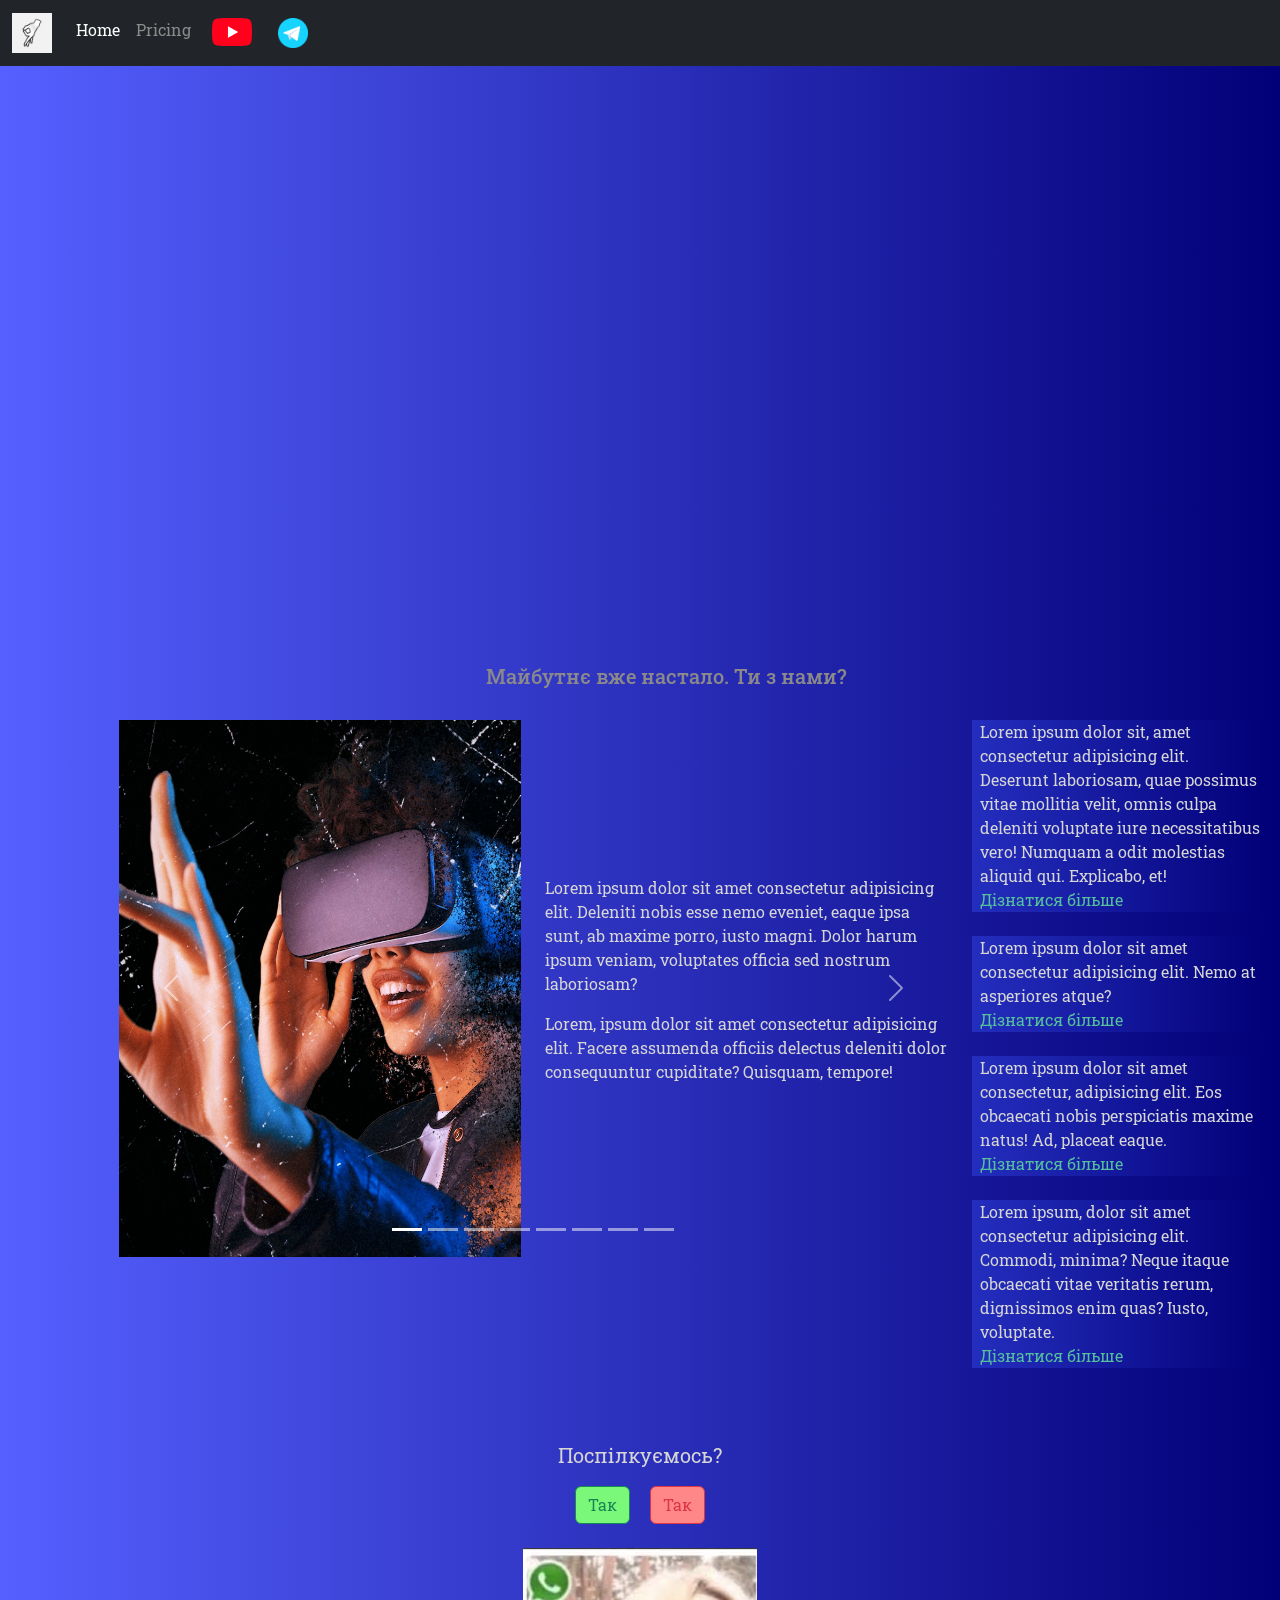
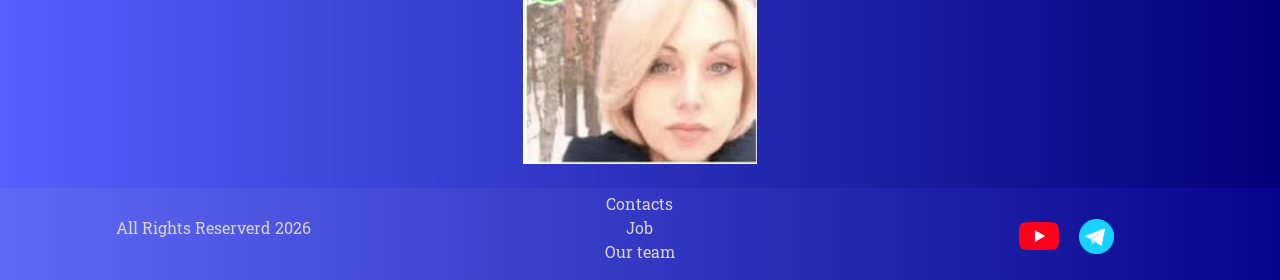
<file: index.html>
<!DOCTYPE html>
<html lang="en">

<head>
    <meta charset="UTF-8">
    <meta name="viewport" content="width=device-width, initial-scale=1.0">
    <link href="https://cdn.jsdelivr.net/npm/bootstrap@5.3.8/dist/css/bootstrap.min.css" rel="stylesheet"
        integrity="sha384-sRIl4kxILFvY47J16cr9ZwB07vP4J8+LH7qKQnuqkuIAvNWLzeN8tE5YBujZqJLB" crossorigin="anonymous">
    <link rel="stylesheet" href="source/styles/my-styles.css">
    <link rel="stylesheet" href="source/styles/video.css">
    <!-- <link rel="stylesheet" href="https://fonts.googleapis.com/css?family=Roboto Slab"> -->

    <title>ги</title>
    <link rel="apple-touch-icon" sizes="180x180" href="source/files/favicon_io">
    <link rel="icon" type="image/png" sizes="32x32" href="source/files/favicon_io/favicon-32x32.png">
    <link rel="icon" type="image/png" sizes="16x16" href="source/files/favicon_io/favicon-16x16.png">
    <link rel="manifest" href="source/files/favicon_io/site.webmanifest">
</head>

<body>

    <header>
        <nav class="navbar navbar-expand-lg bg-dark">
            <div class="container-fluid">
                <a class="navbar-brand" href="/"> <img src="source/files/ги.jpg" alt="logo"> </a>
                <button class="navbar-toggler" type="button" data-bs-toggle="collapse" data-bs-target="#navbarNav"
                    aria-controls="navbarNav" aria-expanded="false" aria-label="Toggle navigation">
                    <span class="navbar-toggler-icon"></span>
                </button>
                <div class="collapse navbar-collapse" id="navbarNav">
                    <ul class="navbar-nav">
                        <li class="nav-item">
                            <a class="nav-link active" aria-current="page" href="/">Home</a>
                        </li>
                        <li class="nav-item">
                            <a class="nav-link" href="pricing.html">Pricing</a>
                        </li>
                        <li class="nav-item">
                            <a class="nav-link" href="#"><img style="width: 40px; margin-inline: 5px;" src="source/images/yt.png" alt="youtube"></a>
                        </li>
                        <li class="nav-item">
                            <a class="nav-link" href="#"><img style="width: 30px; margin-inline: 5px;" src="source/images/tg.png" alt="telegram"></a>
                        </li>
                    </ul>
                </div>
            </div>
        </nav>
    </header>

<!-- video/mp4 -->
    <section>
        <div class="container-fluid video-card">
            <video class="w-100" src="source/files/vidos.mp4" type="video/mp4" autoplay muted></video>
            <div class="video-decoration">
                <h5>Майбутнє вже настало. Ти з нами?</h5>
            </div>
        </div>

        <div class="container-fluid mt-4">
            <div class="row">

                <div class="col-lg-1">
                </div>

                <div class="col-lg-8 col-md-12">
                    <div class="row">
                        <div id="carouselExampleIndicators" class="carousel slide">
                            <div class="carousel-indicators">
                                <button type="button" data-bs-target="#carouselExampleIndicators" data-bs-slide-to="0" class="active" aria-current="true" aria-label="Slide 1"></button>
                                <button type="button" data-bs-target="#carouselExampleIndicators" data-bs-slide-to="1" aria-label="Slide 2"></button>
                                <button type="button" data-bs-target="#carouselExampleIndicators" data-bs-slide-to="2" aria-label="Slide 3"></button>
                                <button type="button" data-bs-target="#carouselExampleIndicators" data-bs-slide-to="3" aria-label="Slide 4"></button>
                                <button type="button" data-bs-target="#carouselExampleIndicators" data-bs-slide-to="4" aria-label="Slide 5"></button>
                                <button type="button" data-bs-target="#carouselExampleIndicators" data-bs-slide-to="5" aria-label="Slide 6"></button>
                                <button type="button" data-bs-target="#carouselExampleIndicators" data-bs-slide-to="6" aria-label="Slide 7"></button>
                                <button type="button" data-bs-target="#carouselExampleIndicators" data-bs-slide-to="7" aria-label="Slide 8"></button>
                            </div>
                            
                            <div class="carousel-inner">
                                <div class="carousel-item active">
                                    <div class="row">
                                        <div class="col-lg-6 col-md-6">
                                            <img src="source/images/vr.png" class="d-block w-100" alt="vr">
                                        </div>
                                        <div class="col-lg-6 col-md-6 description">
                                            <p>Lorem ipsum dolor sit amet consectetur adipisicing elit. Deleniti nobis esse nemo eveniet, eaque ipsa sunt, ab maxime porro, iusto magni. Dolor harum ipsum veniam, voluptates officia sed nostrum laboriosam?</p>
                                            <p>Lorem, ipsum dolor sit amet consectetur adipisicing elit. Facere assumenda officiis delectus deleniti dolor consequuntur cupiditate? Quisquam, tempore!</p>
                                        </div>
                                    </div>
                                </div>
                                <div class="carousel-item">
                                    <div class="row">
                                        <div class="col-lg-6 col-md-6">
                                            <img src="source/images/gaming pc.png" class="d-block w-100" alt="pc">
                                        </div>
                                        <div class="col-lg-6 col-md-6 description">
                                            <p>Lorem ipsum dolor sit amet consectetur adipisicing elit. Deleniti nobis esse nemo eveniet, eaque ipsa sunt, ab maxime porro, iusto magni. Dolor harum ipsum veniam, voluptates officia sed nostrum laboriosam?</p>
                                            <p>Lorem, ipsum dolor sit amet consectetur adipisicing elit. Facere assumenda officiis delectus deleniti dolor consequuntur cupiditate? Quisquam, tempore!</p>
                                        </div>
                                    </div>
                                </div>
                                <div class="carousel-item">
                                    <div class="row">
                                        <div class="col-lg-6 col-md-6">
                                            <img src="source/images/laptop.png" class="d-block w-100" alt="laptop">
                                        </div>
                                        <div class="col-lg-6 col-md-6 description">
                                            <p>Lorem ipsum dolor sit amet consectetur adipisicing elit. Deleniti nobis esse nemo eveniet, eaque ipsa sunt, ab maxime porro, iusto magni. Dolor harum ipsum veniam, voluptates officia sed nostrum laboriosam?</p>
                                            <p>Lorem, ipsum dolor sit amet consectetur adipisicing elit. Facere assumenda officiis delectus deleniti dolor consequuntur cupiditate? Quisquam, tempore!</p>
                                        </div>
                                    </div>
                                </div>
                                <div class="carousel-item">
                                    <div class="row">
                                        <div class="col-lg-6 col-md-6">
                                            <img src="source/images/controller.png" class="d-block w-100" alt="controller">
                                        </div>
                                        <div class="col-lg-6 col-md-6 description">
                                            <p>Lorem ipsum dolor sit amet consectetur adipisicing elit. Deleniti nobis esse nemo eveniet, eaque ipsa sunt, ab maxime porro, iusto magni. Dolor harum ipsum veniam, voluptates officia sed nostrum laboriosam?</p>
                                            <p>Lorem, ipsum dolor sit amet consectetur adipisicing elit. Facere assumenda officiis delectus deleniti dolor consequuntur cupiditate? Quisquam, tempore!</p>
                                        </div>
                                    </div>
                                </div>
                                <div class="carousel-item">
                                    <div class="row">
                                        <div class="col-lg-6 col-md-6">
                                            <img src="source/images/acc.png" class="d-block w-100" alt="accesories">
                                        </div>
                                        <div class="col-lg-6 col-md-6 description">
                                            <p>Lorem ipsum dolor sit amet consectetur adipisicing elit. Deleniti nobis esse nemo eveniet, eaque ipsa sunt, ab maxime porro, iusto magni. Dolor harum ipsum veniam, voluptates officia sed nostrum laboriosam?</p>
                                            <p>Lorem, ipsum dolor sit amet consectetur adipisicing elit. Facere assumenda officiis delectus deleniti dolor consequuntur cupiditate? Quisquam, tempore!</p>
                                        </div>
                                    </div>
                                </div>
                                <div class="carousel-item">
                                    <div class="row">
                                        <div class="col-lg-6 col-md-6">
                                            <img src="source/images/gpu.png" class="d-block w-100" alt="gpu">
                                        </div>
                                        <div class="col-lg-6 col-md-6 description">
                                            <p>Lorem ipsum dolor sit amet consectetur adipisicing elit. Deleniti nobis esse nemo eveniet, eaque ipsa sunt, ab maxime porro, iusto magni. Dolor harum ipsum veniam, voluptates officia sed nostrum laboriosam?</p>
                                            <p>Lorem, ipsum dolor sit amet consectetur adipisicing elit. Facere assumenda officiis delectus deleniti dolor consequuntur cupiditate? Quisquam, tempore!</p>
                                        </div>
                                    </div>
                                </div>
                                <div class="carousel-item">
                                    <div class="row">
                                        <div class="col-lg-6 col-md-6">
                                            <img src="source/images/cpu.png" class="d-block w-100" alt="cpu">
                                        </div>
                                        <div class="col-lg-6 col-md-6 description">
                                            <p>Lorem ipsum dolor sit amet consectetur adipisicing elit. Deleniti nobis esse nemo eveniet, eaque ipsa sunt, ab maxime porro, iusto magni. Dolor harum ipsum veniam, voluptates officia sed nostrum laboriosam?</p>
                                            <p>Lorem, ipsum dolor sit amet consectetur adipisicing elit. Facere assumenda officiis delectus deleniti dolor consequuntur cupiditate? Quisquam, tempore!</p>
                                        </div>
                                    </div>
                                </div>
                                <div class="carousel-item">
                                    <div class="row">
                                        <div class="col-lg-6 col-md-6">
                                            <img src="source/images/other.png" class="d-block w-100" alt="other">
                                        </div>
                                        <div class="col-lg-6 col-md-6 description">
                                            <p>Lorem ipsum dolor sit amet consectetur adipisicing elit. Deleniti nobis esse nemo eveniet, eaque ipsa sunt, ab maxime porro, iusto magni. Dolor harum ipsum veniam, voluptates officia sed nostrum laboriosam?</p>
                                            <p>Lorem, ipsum dolor sit amet consectetur adipisicing elit. Facere assumenda officiis delectus deleniti dolor consequuntur cupiditate? Quisquam, tempore!</p>
                                        </div>
                                    </div>
                                </div>
                            </div>

                            <button class="carousel-control-prev" type="button"
                                data-bs-target="#carouselExampleIndicators" data-bs-slide="prev">
                                <span class="carousel-control-prev-icon" aria-hidden="true"></span>
                                <span class="visually-hidden">Previous</span>
                            </button>
                            <button class="carousel-control-next" type="button"
                                data-bs-target="#carouselExampleIndicators" data-bs-slide="next">
                                <span class="carousel-control-next-icon" aria-hidden="true"></span>
                                <span class="visually-hidden">Next</span>
                            </button>
                        </div>
                    </div>
                </div>

                <div class="col-lg-3 col-md-12 info-section">
                    <div class="mb-4 px-2">
                        <p>Lorem ipsum dolor sit, amet consectetur adipisicing elit. Deserunt laboriosam, quae possimus vitae mollitia velit,
                            omnis culpa deleniti voluptate iure necessitatibus vero! Numquam a odit molestias aliquid qui. Explicabo, et!
                            <br><a href="#">Дізнатися більше</a></p>
                    </div>
                    <div class="mb-4 px-2">
                        <p>Lorem ipsum dolor sit amet consectetur adipisicing elit. Nemo at asperiores atque?
                            <br><a href="#">Дізнатися більше</a></p>
                    </div>
                    <div class="mb-4 px-2">
                        <p>Lorem ipsum dolor sit amet consectetur, adipisicing elit. Eos obcaecati nobis perspiciatis
                            maxime natus! Ad, placeat eaque.
                            <br><a href="#">Дізнатися більше</a></p>
                    </div>
                    <div class="mb-4 px-2">
                        <p>Lorem ipsum, dolor sit amet consectetur adipisicing elit. Commodi, minima? Neque itaque
                            obcaecati vitae veritatis rerum, dignissimos enim quas? Iusto, voluptate.
                            <br><a href="#">Дізнатися більше</a></p>
                    </div>
                </div>

                <div class="container-fluid lover-section">
                    <div class="text-center mt-5">
                        <p>Поспілкуємось?</p>
                        <div class="yes-no-btn mb-4">
                            <button type="button" class="btn btn-outline-success mx-2">Так</button>
                            <button type="button" class="btn btn-outline-danger mx-2">Так</button>
                        </div>
                        <a href="#"><img class="call" src="source/files/images – копія.jpeg" alt="..."></a>
                    </div>
                </div>
            </div>

        </div>

    </section>



    <footer>
        <div class="container-fluid mt-4 pt-1">
            <div class="row">
                <div class="col-lg-4 col-md-12 footer-text text-center">
                    <p>All Rights Reserverd 2026</p>
                </div>
    
                <div class="col-lg-4 col-md-12 footer-text text-center">
                    <p>Contacts <br> Job <br> Our team</p>
                </div>
    
                <div class="col-lg-4 col-md-12 footer-media">
                    <a href=#> <img style="width: 40px; margin-inline: 10px;" src="source/images/yt.png" alt="youtube"></a>
                    <a href=#> <img style="width: 35px; margin-inline: 10px;" src="source/images/tg.png" alt="telegram"></a>
                </div>
            </div>
        </div>
    </footer>


    <script src="https://cdn.jsdelivr.net/npm/bootstrap@5.3.8/dist/js/bootstrap.bundle.min.js"
        integrity="sha384-FKyoEForCGlyvwx9Hj09JcYn3nv7wiPVlz7YYwJrWVcXK/BmnVDxM+D2scQbITxI"
        crossorigin="anonymous"></script>
</body>

</html>
</file>
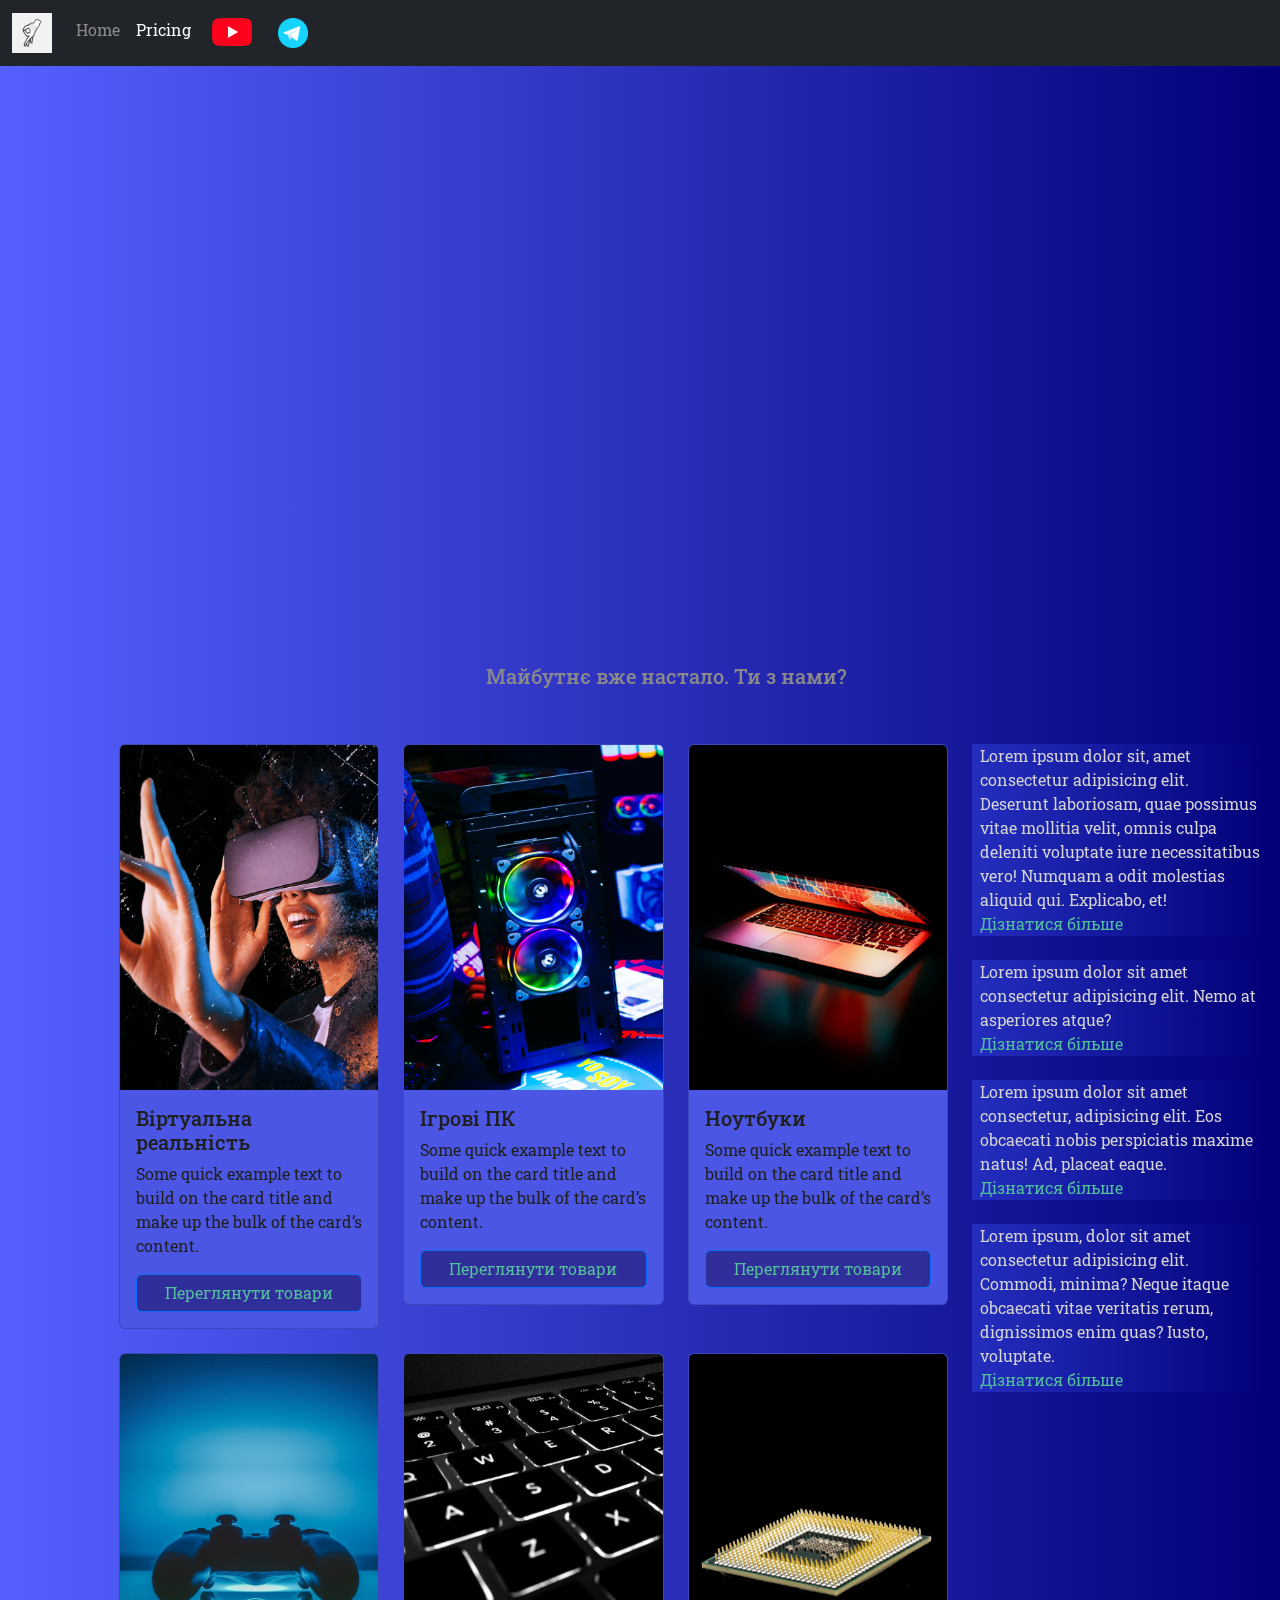
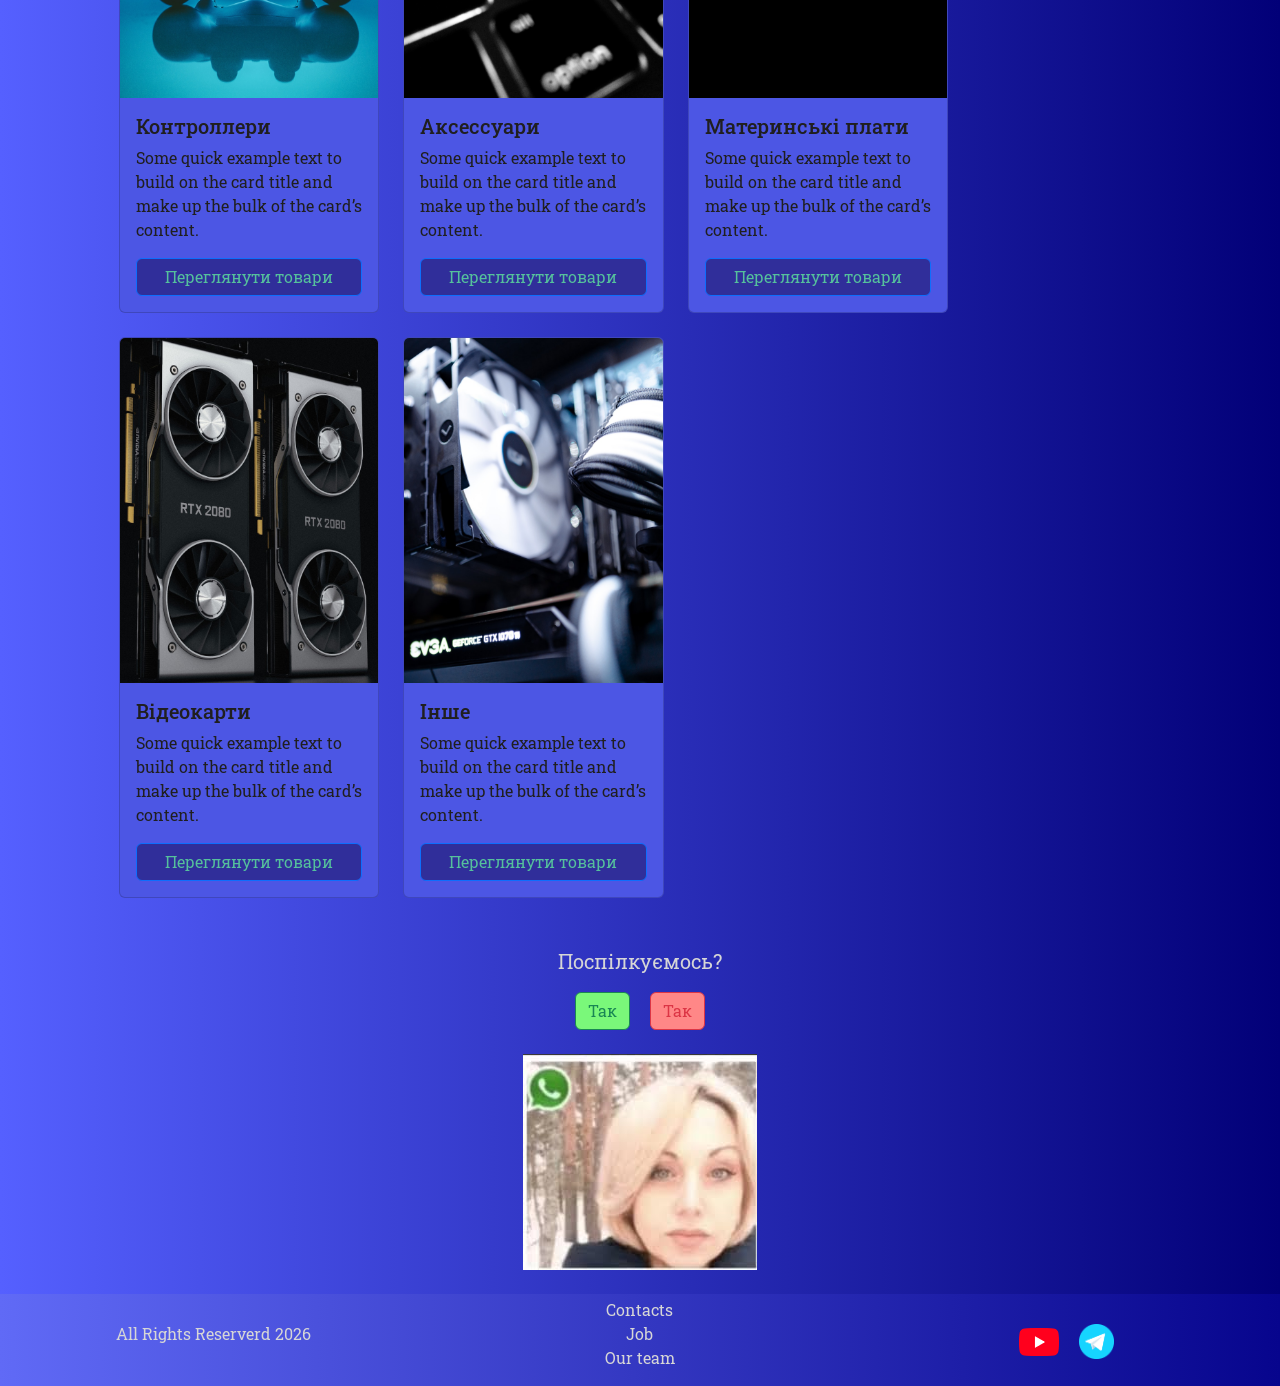
<file: pricing.html>
<!DOCTYPE html>
<html lang="en">

<head>
    <meta charset="UTF-8">
    <meta name="viewport" content="width=device-width, initial-scale=1.0">
    <link href="https://cdn.jsdelivr.net/npm/bootstrap@5.3.8/dist/css/bootstrap.min.css" rel="stylesheet" 
        integrity="sha384-sRIl4kxILFvY47J16cr9ZwB07vP4J8+LH7qKQnuqkuIAvNWLzeN8tE5YBujZqJLB" crossorigin="anonymous">
    <link rel="stylesheet" href="source/styles/my-styles.css">
    <link rel="stylesheet" href="source/styles/video.css">
    <!-- <link rel="stylesheet" href="https://fonts.googleapis.com/css?family=Roboto Slab"> -->
    <title>ги.</title>

    <link rel="apple-touch-icon" sizes="180x180" href="source/files/apple-touch-icon.png">
    <link rel="icon" type="image/png" sizes="32x32" href="source/files/favicon_io/favicon-32x32.png">
    <link rel="icon" type="image/png" sizes="16x16" href="source/files/favicon_io/favicon-16x16.png">
    <link rel="manifest" href="source/files/favicon_io/site.webmanifest">
</head>

<body>
    
    <header>
        <nav class="navbar navbar-expand-lg bg-dark">
            <div class="container-fluid">
                <a class="navbar-brand" href="/"> <img src="source/files/ги.jpg" alt="logo"> </a>
                <button class="navbar-toggler" type="button" data-bs-toggle="collapse" data-bs-target="#navbarNav" aria-controls="navbarNav" aria-expanded="false" aria-label="Toggle navigation">
                    <span class="navbar-toggler-icon"></span>
                </button>
                <div class="collapse navbar-collapse" id="navbarNav">
                    <ul class="navbar-nav">
                        <li class="nav-item">
                            <a class="nav-link" aria-current="page" href="/">Home</a>
                        </li>
                        <li class="nav-item">
                            <a class="nav-link active" href="pricing.html">Pricing</a>
                        </li>
                        <li class="nav-item">
                            <a class="nav-link" href="#"><img style="width: 40px; margin-inline: 5px;" src="source/images/yt.png" alt="youtube"></a>
                        </li>
                        <li class="nav-item">
                            <a class="nav-link" href="#"><img style="width: 30px; margin-inline: 5px;" src="source/images/tg.png" alt="telegram"></a>
                        </li>
                    </ul>
                </div>
            </div>
        </nav>
    </header>


    <section>
        <div class="container-fluid video-card">
            <video class="w-100" src="source/files/vidos.mp4" type="video/mp4" autoplay muted></video>
            <div class="video-decoration">
                <h5>Майбутнє вже настало. Ти з нами?</h5>
            </div>
        </div>

        <div class="container-fluid mt-4">
            <div class="row">

                <div class="col-lg-1">
                </div>
    
                <div class="col-lg-8 col-md-12">
                    <div class="row">

                        <div class="col-lg-4 col-md-6 mt-4">
                            <div class="card">
                                <a href="#"><img src="source/images/vr.png" class="card-img-top" alt="vr"></a>
                                <div class="card-body">
                                    <h5 class="card-title"><a href="#">Віртуальна реальність</a></h5>
                                    <p class="card-text"><a href="#">
                                        Some quick example text to build on the card title and make up the
                                            bulk of the card’s content.</a></p>
                                    <a href="#" class="btn btn-primary">Переглянути товари</a>
                                </div>
                            </div>
                        </div>
                        
                        <div class="col-lg-4 col-md-6 mt-4">
                            <div class="card">
                                <a href="#"><img src="source/images/gaming pc.png" class="card-img-top" alt="pc"></a>
                                <div class="card-body">
                                    <h5 class="card-title"><a href="#">Ігрові ПК</a></h5>
                                    <p class="card-text"><a href="#">
                                        Some quick example text to build on the card title and make up the
                                            bulk of the card’s content.</a></p>
                                    <a href="#" class="btn btn-primary">Переглянути товари</a>
                                </div>
                            </div>
                        </div>

                        <div class="col-lg-4 col-md-6 mt-4">
                            <div class="card">
                                <a href="#"><img src="source/images/laptop.png" class="card-img-top" alt="laptop"></a>
                                <div class="card-body">
                                    <h5 class="card-title"><a href="#">Ноутбуки</a></h5>
                                    <p class="card-text"><a href="#">
                                        Some quick example text to build on the card title and make up the
                                            bulk of the card’s content.</a></p>
                                    <a href="#" class="btn btn-primary">Переглянути товари</a>
                                </div>
                            </div>
                        </div>

                        <div class="col-lg-4 col-md-6 mt-4">
                            <div class="card">
                                <a href="#"><img src="source/images/controller.png" class="card-img-top" alt="controllers"></a>
                                <div class="card-body">
                                    <h5 class="card-title"><a href="#">Контроллери</a></h5>
                                    <p class="card-text"><a href="#">
                                        Some quick example text to build on the card title and make up the
                                            bulk of the card’s content.</a></p>
                                    <a href="#" class="btn btn-primary">Переглянути товари</a>
                                </div>
                            </div>
                        </div>
                        
                        <div class="col-lg-4 col-md-6 mt-4">
                            <div class="card">
                                <a href="#"><img src="source/images/acc.png" class="card-img-top" alt="accesories"></a>
                                <div class="card-body">
                                    <h5 class="card-title"><a href="#">Аксессуари</a></h5>
                                    <p class="card-text"><a href="#">
                                        Some quick example text to build on the card title and make up the
                                            bulk of the card’s content.</a></p>
                                    <a href="#" class="btn btn-primary">Переглянути товари</a>
                                </div>
                            </div>
                        </div>

                        <div class="col-lg-4 col-md-6 mt-4">
                            <div class="card">
                                <a href="#"><img src="source/images/cpu.png" class="card-img-top" alt="cpu"></a>
                                <div class="card-body">
                                    <h5 class="card-title"><a href="#">Материнські плати</a></h5>
                                    <p class="card-text"><a href="#">
                                        Some quick example text to build on the card title and make up the
                                            bulk of the card’s content.</a></p>
                                    <a href="#" class="btn btn-primary">Переглянути товари</a>
                                </div>
                            </div>
                        </div>                    

                        <div class="col-lg-4 col-md-6 mt-4">
                            <div class="card">
                                <a href="#"><img src="source/images/gpu.png" class="card-img-top" alt="gpu"></a>
                                <div class="card-body">
                                    <h5 class="card-title"><a href="#">Відеокарти</a></h5>
                                    <p class="card-text"><a href="#">
                                        Some quick example text to build on the card title and make up the
                                            bulk of the card’s content.</a></p>
                                    <a href="#" class="btn btn-primary">Переглянути товари</a>
                                </div>
                            </div>
                        </div>
                        
                        <div class="col-lg-4 col-md-6 mt-4">
                            <div class="card">
                                <a href="#"><img src="source/images/other.png" class="card-img-top" alt="other"></a>
                                <div class="card-body">
                                    <h5 class="card-title"><a href="#">Інше</a></h5>
                                    <p class="card-text"><a href="#">
                                        Some quick example text to build on the card title and make up the
                                            bulk of the card’s content.</a></p>
                                    <a href="#" class="btn btn-primary">Переглянути товари</a>
                                </div>
                            </div>
                        </div>
                    </div> 
                </div>
    
                <div class="col-lg-3 col-md-12 info-section">
                    <div class="my-4 px-2">
                        <p>Lorem ipsum dolor sit, amet consectetur adipisicing elit. Deserunt laboriosam, quae possimus vitae mollitia velit,
                            omnis culpa deleniti voluptate iure necessitatibus vero! Numquam a odit molestias aliquid qui. Explicabo, et!
                            <br><a href="#">Дізнатися більше</a></p>
                    </div>
                    <div class="my-4 px-2">
                        <p>Lorem ipsum dolor sit amet consectetur adipisicing elit. Nemo at asperiores atque?
                            <br><a href="#">Дізнатися більше</a></p>
                    </div>
                    <div class="my-4 px-2">
                        <p>Lorem ipsum dolor sit amet consectetur, adipisicing elit. Eos obcaecati nobis perspiciatis
                            maxime natus! Ad, placeat eaque.
                            <br><a href="#">Дізнатися більше</a></p>
                    </div>
                    <div class="my-4 px-2">
                        <p>Lorem ipsum, dolor sit amet consectetur adipisicing elit. Commodi, minima? Neque itaque
                            obcaecati vitae veritatis rerum, dignissimos enim quas? Iusto, voluptate.
                            <br><a href="#">Дізнатися більше</a></p>
                    </div>
                </div>

                <div class="container-fluid lover-section">
                    <div class="text-center mt-5">
                        <p>Поспілкуємось?</p>
                        <div class="yes-no-btn mb-4">
                            <button type="button" class="btn btn-outline-success mx-2">Так</button>
                            <button type="button" class="btn btn-outline-danger mx-2">Так</button>
                        </div>
                        <a href="#"><img class="call" src="source/files/images – копія.jpeg" alt="..."></a>
                    </div>
                </div>
            </div>

        </div>

    </section>

    
    <footer>
        <div class="container-fluid mt-4 pt-1">
            <div class="row">
                <div class="col-lg-4 col-md-12 footer-text text-center">
                    <p>All Rights Reserverd 2026</p>
                </div>
    
                <div class="col-lg-4 col-md-12 footer-text text-center">
                    <p>Contacts <br> Job <br> Our team</p>
                </div>
    
                <div class="col-lg-4 col-md-12 footer-media">
                    <a href=#> <img style="width: 40px; margin-inline: 10px;" src="source/images/yt.png" alt="youtube"></a>
                    <a href=#> <img style="width: 35px; margin-inline: 10px;" src="source/images/tg.png" alt="telegram"></a>
                </div>
            </div>
        </div>
    </footer>

    <script src="https://cdn.jsdelivr.net/npm/bootstrap@5.3.8/dist/js/bootstrap.bundle.min.js" integrity="sha384-FKyoEForCGlyvwx9Hj09JcYn3nv7wiPVlz7YYwJrWVcXK/BmnVDxM+D2scQbITxI" crossorigin="anonymous"></script>
</body>
</html>
</file>
<file: source/styles/my-styles.css>
@import url('https://fonts.googleapis.com/css?family=Roboto Slab&display=swap');

body {
    background: linear-gradient(90deg, #5560ff 0%, #020078 100%);
    font-family: Roboto Slab, serif;
}


/* NAVIGATION */
.navbar-brand img{
    width: 40px;
    height: 40px;
}

.navbar-toggler {
    background-color: rgb(140, 139, 139);
}

.nav-item .nav-link.active {
    color: white;
}

.nav-link {
    color: rgb(140, 139, 139);
}

/* ITEM CARDS */
.card {
    background-color: #4c56e4;
}

.card a {
    display: block;
    text-decoration: none;
    color: rgb(32, 31, 31);
}

.card .btn-primary {
    background-color: #302e9a;
    color: rgb(85, 192, 156);
    
}


/* RIGHT BAR */
.info-section div {
    background: linear-gradient(90deg, #242ebe 0%, #020078 100%);
}

.info-section p {
    color: rgb(214, 214, 214);
}

.info-section a {
    text-decoration: none;
    color: rgb(85, 192, 156);
}


/* CAROUSEL */
.carousel-item .description, 
.footer-text {
    color: rgb(214, 214, 214);
    margin: auto auto;
}

/* FOOTER */

footer {
    background: linear-gradient(90deg, #606af6 0%, #07058d 100%);
}

.footer-media {
    display: flex;
    justify-content: center;
    align-items: center;
}


/* LOVER-SECTION */
.lover-section p{
    color: rgb(214, 214, 214);
    font-size: 20px;
}

/* .yes-no-btn */
.btn-outline-success{
    background-color: rgb(122, 248, 122);
}

.btn-outline-danger {
    background-color: rgb(255, 135, 135);
}


.call {
    animation: call 2s linear 0s infinite normal forwards;
}

@keyframes call {
	0%,
	100% {
		transform: translateX(0%);
		transform-origin: 50% 50%;
	}

	15% {
		transform: translateX(-30px) rotate(-6deg);
	}

	30% {
		transform: translateX(15px) rotate(6deg);
	}

	45% {
		transform: translateX(-15px) rotate(-3.6deg);
	}

	60% {
		transform: translateX(9px) rotate(2.4deg);
	}

	75% {
		transform: translateX(-6px) rotate(-1.2deg);
	}
}

@media (max-width: 755px) {
    .carousel-indicators {
        display: none;
    }
}
</file>
<file: source/styles/video.css>
/* VIDEO */
.video-card {
    height: 70vh;
    width: 100%;
    position: relative;
}

.video-card video{
    height: 70vh;
    width: 100%;
    position: absolute;
    top: 0;
    left: 0;
    object-fit: cover;
    z-index: 1;
}

.video-decoration{
    height: 70vh;
    width: 100%;
    position: absolute;
    top: 0;
    left: 0;
    object-fit: cover;
    z-index: 2;
    background-color: rgba(0, 0, 0, 0);
}

.video-decoration h5{
    color:  rgb(139, 137, 137);
    position: absolute;
    bottom: 0;
    left: 38%;
}
</file>
